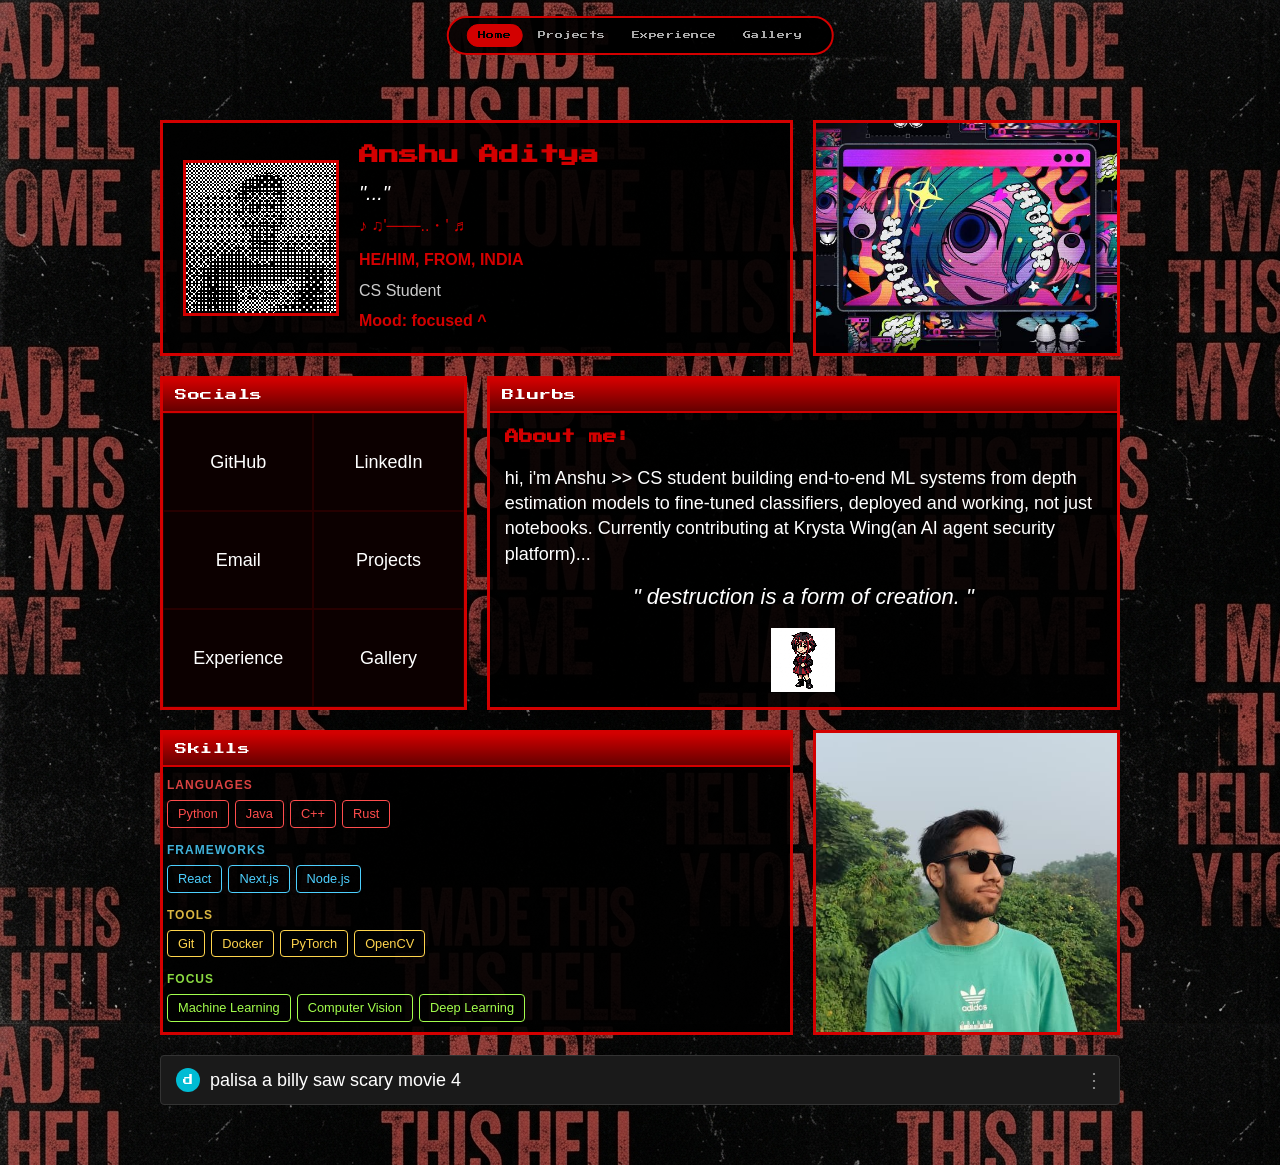
<file: index.html>
<!DOCTYPE html>
<html lang="en">

<head>
  <meta charset="UTF-8">
  <meta name="viewport" content="width=device-width, initial-scale=1.0">
  <title>Anshu .✦.∴.</title>
  <link rel="stylesheet" href="style.css">
</head>

<body>
  <div class="top-navbar">
    <a href="index.html" class="nav-btn active">Home</a>
    <a href="projects.html" class="nav-btn">Projects</a>
    <a href="experience.html" class="nav-btn">Experience</a>
    <a href="gallery.html" class="nav-btn">Gallery</a>
  </div>

  <div class="main-container">
    <div class="bento-grid">

      <div class="bento-item bento-span-2 profile-info-box">
        <div class="profile-info-left">
          <img src="a3.png" alt="Anshu" class="profile-pic">
        </div>
        <div class="profile-info-right">
          <h1 class="profile-name">Anshu Aditya</h1>
          <p class="status-msg">"..."</p>
          <p class="musical-notation">♪ ♫'───..・' ♬</p>
          <p class="user-details">he/him, from, India</p>
          <p class="activity-status">CS Student</p>
          <!-- <p class="views-status">Views: <span id="views">0</span></p> -->
          <p class="mood-status">Mood: focused <span class="mood-heart">^</span></p>
        </div>
      </div>

      <div class="bento-item bento-span-1 bat-box">
        <img src="i1.jpeg" alt="Bat Wing Ornament">
      </div>

      <div class="bento-item bento-span-1 contact-box">
        <div class="box-header">Socials</div>
        <div class="contact-grid">
          <a href="https://github.com/0AnshuAditya0" target="_blank" rel="noreferrer" class="contact-link">GitHub</a>
          <a href="https://www.linkedin.com/in/0anshuaditya/" target="_blank" rel="noreferrer"
            class="contact-link">LinkedIn</a>
          <a href="mailto:0anshuaditya0@gmail.com" class="contact-link">Email</a>
          <a href="projects.html" class="contact-link">Projects</a>
          <a href="experience.html" class="contact-link">Experience</a>
          <a href="gallery.html" class="contact-link">Gallery</a>
        </div>
      </div>

      <div class="bento-item bento-span-2 blurbs-box">
        <div class="box-header">Blurbs</div>
        <div class="box-content">
          <h3 class="sub-header">About me:</h3>
          <p class="about-text">hi, i'm Anshu >> CS student building end-to-end ML systems from depth estimation
            models to fine-tuned classifiers, deployed and working, not just notebooks. Currently contributing at Krysta
            Wing(an AI agent security platform)...</p>
          <blockquote class="quote-text">" destruction is a form of creation. "</blockquote>
          <div class="stamp-container">
            <!-- <img src="vampires_stamp.png" alt="I Support Vampires" class="stamp-img"> -->
            <img src="pixel_character.png" alt="Pixel Art Character" class="pixel-art-mascot">
          </div>
        </div>
      </div>

      <div class="bento-item bento-span-2 skills-box">
        <div class="box-header">Skills</div>
        <div class="box-content">
          <div class="skill-row">
            <span class="skill-label lang">Languages</span>
            <span class="skill-tags">
              <span class="tag lang">Python</span><span class="tag lang">Java</span><span
                class="tag lang">C++</span><span class="tag lang">Rust</span>
            </span>
          </div>
          <div class="skill-row">
            <span class="skill-label fw">Frameworks</span>
            <span class="skill-tags">
              <span class="tag fw">React</span><span class="tag fw">Next.js</span><span class="tag fw">Node.js</span>
            </span>
          </div>
          <div class="skill-row">
            <span class="skill-label tools">Tools</span>
            <span class="skill-tags">
              <span class="tag tools">Git</span><span class="tag tools">Docker</span><span
                class="tag tools">PyTorch</span><span class="tag tools">OpenCV</span>
            </span>
          </div>
          <div class="skill-row">
            <span class="skill-label other">Focus</span>
            <span class="skill-tags">
              <span class="tag other">Machine Learning</span><span class="tag other">Computer Vision</span><span
                class="tag other">Deep Learning</span>
            </span>
          </div>
        </div>
      </div>

      <div class="bento-item bento-span-1 chainsaw-box">
        <img src="a1.jpeg" alt="Chainsaw Logo">
      </div>

      <div class="bento-item bento-span-3 music-player">
        <div class="player-left">
          <span class="player-icon">d</span>
          <span class="song-title">palisa a billy saw scary movie 4</span>
        </div>
        <div class="player-right">
          <span class="menu-dots">⋮</span>
        </div>
      </div>

    </div>
  </div>

  <script src="script.js"></script>
</body>

</html>
</file>
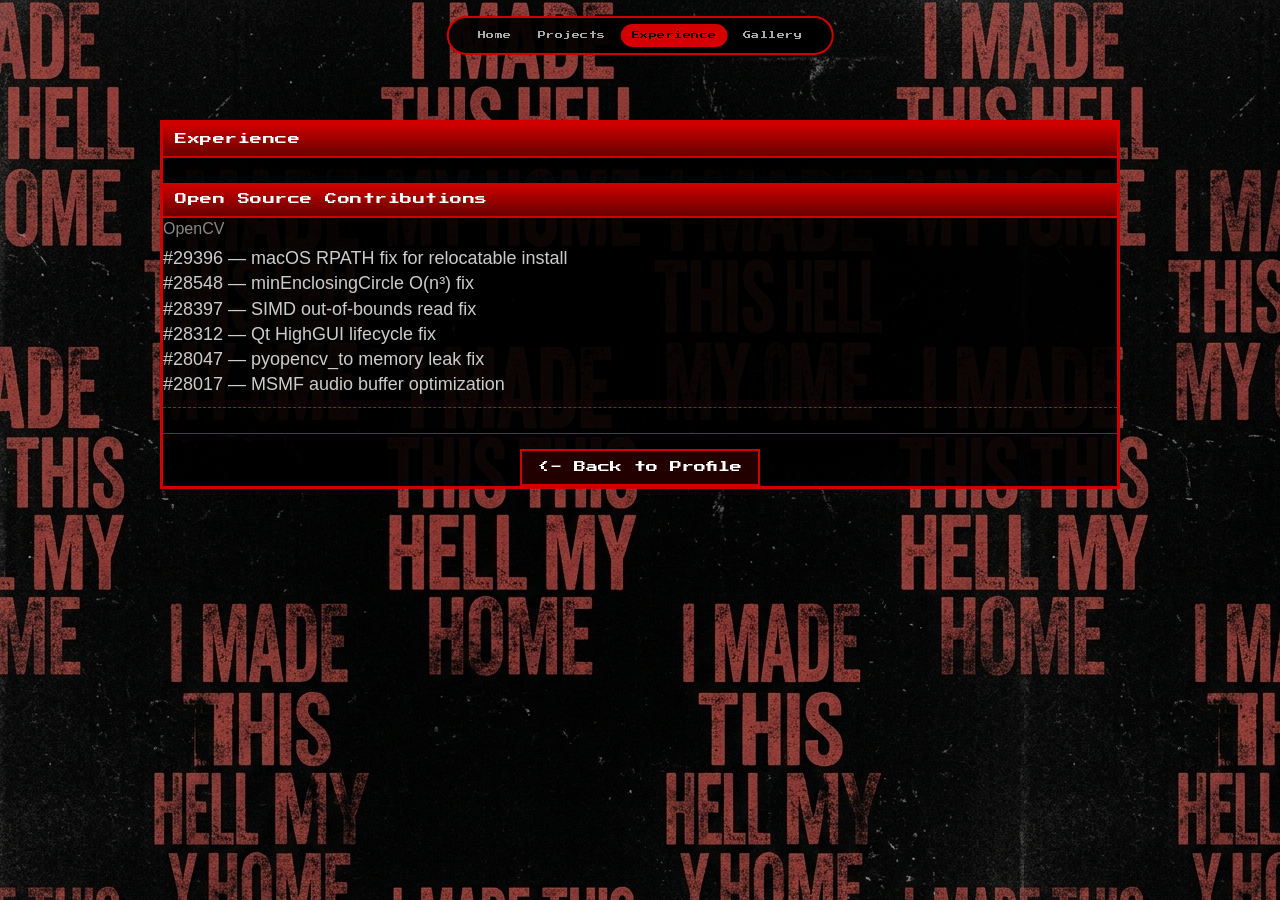
<file: experience.html>
<!DOCTYPE html>
<html lang="en">

<head>
  <meta charset="UTF-8">
  <meta name="viewport" content="width=device-width, initial-scale=1.0">
  <title>Anshu • Experience</title>
  <link rel="stylesheet" href="style.css">
</head>

<body>
  <div class="top-navbar">
    <a href="index.html" class="nav-btn">Home</a>
    <a href="projects.html" class="nav-btn">Projects</a>
    <a href="experience.html" class="nav-btn active">Experience</a>
    <a href="gallery.html" class="nav-btn">Gallery</a>
  </div>

  <div class="main-container">
    <div class="bento-item">
      <div class="box-header">Experience</div>
      
      <br>
      <div class="box-header">Open Source Contributions</div>
      <div class="box-content">
        <div class="job-item">
          <span class="job-meta">OpenCV</span>
          <p class="job-desc">#29396 — macOS RPATH fix for relocatable install</p>
          <p class="job-desc">#28548 — minEnclosingCircle O(n³) fix</p>
          <p class="job-desc">#28397 — SIMD out-of-bounds read fix</p>
          <p class="job-desc">#28312 — Qt HighGUI lifecycle fix</p>
          <p class="job-desc">#28047 — pyopencv_to memory leak fix</p>
          <p class="job-desc">#28017 — MSMF audio buffer optimization</p>
        </div>
        <div class="subpage-nav">
          <a href="index.html" class="back-link">&lt;- Back to Profile</a>
        </div>
      </div>
    </div>
  </div>
</body>

</html>
</file>
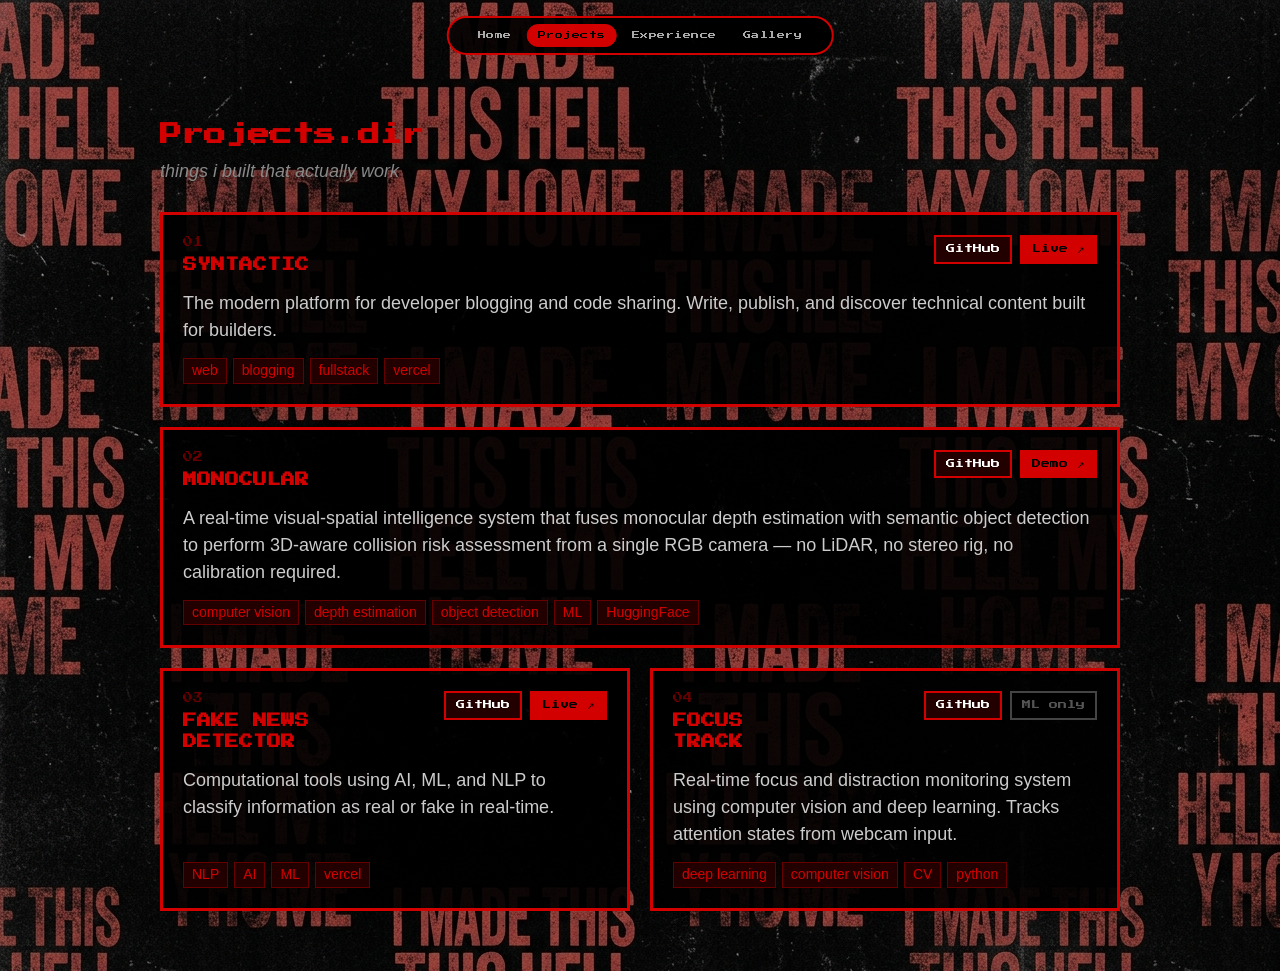
<file: projects.html>
<!DOCTYPE html>
<html lang="en">
<head>
  <meta charset="UTF-8">
  <meta name="viewport" content="width=device-width, initial-scale=1.0">
  <title>Anshu • Projects</title>
  <link rel="stylesheet" href="style.css">
</head>
<body>
  <div class="top-navbar">
    <a href="index.html" class="nav-btn">Home</a>
    <a href="projects.html" class="nav-btn active">Projects</a>
    <a href="experience.html" class="nav-btn">Experience</a>
    <a href="gallery.html" class="nav-btn">Gallery</a>
  </div>

  <div class="main-container">
    <div class="page-header">
      <h1 class="page-title">Projects.dir</h1>
      <p class="page-subtitle">things i built that actually work</p>
    </div>

    <div class="projects-bento">

      <div class="proj-card proj-wide">
        <div class="proj-card-inner">
          <div class="proj-top">
            <div>
              <span class="proj-number">01</span>
              <h2 class="proj-name">SYNTACTIC</h2>
            </div>
            <div class="proj-links">
              <a href="https://github.com/0AnshuAditya0/syntactic" target="_blank" rel="noreferrer" class="proj-link-btn">GitHub</a>
              <a href="https://syntactic.vercel.app" target="_blank" rel="noreferrer" class="proj-link-btn live">Live ↗</a>
            </div>
          </div>
          <p class="proj-desc">The modern platform for developer blogging and code sharing. Write, publish, and discover technical content built for builders.</p>
          <div class="proj-tags">
            <span class="proj-tag">web</span>
            <span class="proj-tag">blogging</span>
            <span class="proj-tag">fullstack</span>
            <span class="proj-tag">vercel</span>
          </div>
        </div>
      </div>

      <div class="proj-card proj-wide">
        <div class="proj-card-inner">
          <div class="proj-top">
            <div>
              <span class="proj-number">02</span>
              <h2 class="proj-name">MONOCULAR</h2>
            </div>
            <div class="proj-links">
              <a href="https://github.com/0AnshuAditya0/monocular" target="_blank" rel="noreferrer" class="proj-link-btn">GitHub</a>
              <a href="https://huggingface.co/spaces/strelizi/monocular-depth-risk" target="_blank" rel="noreferrer" class="proj-link-btn live">Demo ↗</a>
            </div>
          </div>
          <p class="proj-desc">A real-time visual-spatial intelligence system that fuses monocular depth estimation with semantic object detection to perform 3D-aware collision risk assessment from a single RGB camera — no LiDAR, no stereo rig, no calibration required.</p>
          <div class="proj-tags">
            <span class="proj-tag">computer vision</span>
            <span class="proj-tag">depth estimation</span>
            <span class="proj-tag">object detection</span>
            <span class="proj-tag">ML</span>
            <span class="proj-tag">HuggingFace</span>
          </div>
        </div>
      </div>

      <div class="proj-card">
        <div class="proj-card-inner">
          <div class="proj-top">
            <div>
              <span class="proj-number">03</span>
              <h2 class="proj-name">FAKE NEWS<br>DETECTOR</h2>
            </div>
            <div class="proj-links">
              <a href="https://github.com/0AnshuAditya0/fake-news-detector" target="_blank" rel="noreferrer" class="proj-link-btn">GitHub</a>
              <a href="https://fake-newss-phi.vercel.app" target="_blank" rel="noreferrer" class="proj-link-btn live">Live ↗</a>
            </div>
          </div>
          <p class="proj-desc">Computational tools using AI, ML, and NLP to classify information as real or fake in real-time.</p>
          <div class="proj-tags">
            <span class="proj-tag">NLP</span>
            <span class="proj-tag">AI</span>
            <span class="proj-tag">ML</span>
            <span class="proj-tag">vercel</span>
          </div>
        </div>
      </div>

      <div class="proj-card">
        <div class="proj-card-inner">
          <div class="proj-top">
            <div>
              <span class="proj-number">04</span>
              <h2 class="proj-name">FOCUS<br>TRACK</h2>
            </div>
            <div class="proj-links">
              <a href="https://github.com/0AnshuAditya0/focus-track" target="_blank" rel="noreferrer" class="proj-link-btn">GitHub</a>
              <span class="proj-link-btn offline">ML only</span>
            </div>
          </div>
          <p class="proj-desc">Real-time focus and distraction monitoring system using computer vision and deep learning. Tracks attention states from webcam input.</p>
          <div class="proj-tags">
            <span class="proj-tag">deep learning</span>
            <span class="proj-tag">computer vision</span>
            <span class="proj-tag">CV</span>
            <span class="proj-tag">python</span>
          </div>
        </div>
      </div>

    </div>
  </div>
</body>
</html>
</file>
<file: style.css>
@import url('https://fonts.googleapis.com/css2?family=Press+Start+2P&family=Pixelify+Sans:wght@400;700&display=swap');

body {
  margin: 0;
  padding: 0;
  padding-top: 60px;
  background-color: #000;
  background-image: url('gothic_background.png');
  background-repeat: repeat;
  color: #fff;
  font-family: 'Pixelify Sans', monospace;
  font-size: 18px;
  line-height: 1.4;
}

.top-navbar {
  position: fixed;
  top: 16px;
  left: 50%;
  transform: translateX(-50%);
  z-index: 999;
  background-color: rgba(0, 0, 0, 0.92);
  border: 2px solid #d30000;
  border-radius: 999px;
  padding: 6px 18px;
  display: inline-flex;
  gap: 4px;
  white-space: nowrap;
}

.nav-btn {
  font-family: 'Press Start 2P', cursive;
  color: #aaa;
  text-decoration: none;
  font-size: 8px;
  padding: 5px 10px;
  border-radius: 999px;
  border: 1px solid transparent;
  letter-spacing: 0.5px;
}

.nav-btn:hover {
  border-color: #d30000;
  color: #d30000;
}

.nav-btn.active {
  background-color: #d30000;
  color: #000;
  border-color: #d30000;
}

.main-container {
  max-width: 1000px;
  margin: 40px auto;
  padding: 20px;
  box-sizing: border-box;
}

.bento-grid {
  display: grid;
  grid-template-columns: repeat(3, 1fr);
  gap: 20px;
}

.bento-item {
  background-color: rgba(0, 0, 0, 0.9);
  border: 3px solid #d30000;
  box-sizing: border-box;
  overflow: hidden;
}

.bento-span-1 {
  grid-column: span 1;
}

.bento-span-2 {
  grid-column: span 2;
}

.bento-span-3 {
  grid-column: span 3;
}

.profile-info-box {
  display: flex;
  gap: 20px;
  padding: 20px;
  align-items: center;
}

.profile-info-left {
  flex: 0 0 150px;
}

.profile-pic {
  width: 150px;
  height: 150px;
  object-fit: cover;
  border: 3px solid #d30000;
  display: block;
  image-rendering: pixelated;
  image-rendering: crisp-edges;
}

.profile-info-right {
  flex: 1;
}

.profile-name {
  font-family: 'Press Start 2P', cursive;
  color: #d30000;
  font-size: 20px;
  margin: 0 0 12px 0;
  line-height: 1.2;
}

.status-msg {
  font-size: 20px;
  font-style: italic;
  margin: 0 0 8px 0;
  color: #fff;
}

.musical-notation {
  color: #d30000;
  margin: 0 0 12px 0;
  font-size: 16px;
}

.user-details {
  color: #d30000;
  font-weight: bold;
  margin: 0 0 8px 0;
  font-size: 16px;
  text-transform: uppercase;
}

.activity-status,
.views-status {
  margin: 0 0 6px 0;
  color: #ccc;
  font-size: 16px;
}

.mood-status {
  margin: 8px 0 0 0;
  color: #d30000;
  font-weight: bold;
  font-size: 16px;
}

.mood-heart {
  color: #d30000;
}

.bat-box img,
.chainsaw-box img {
  width: 100%;
  height: 100%;
  object-fit: cover;
  display: block;
}

.box-header {
  background: linear-gradient(180deg, #d30000 0%, #660000 100%);
  color: #fff;
  padding: 8px 12px;
  font-family: 'Press Start 2P', cursive;
  font-size: 12px;
  letter-spacing: 0.5px;
  border-bottom: 2px solid #d30000;
}

.contact-grid {
  display: grid;
  grid-template-columns: 1fr 1fr;
  height: calc(100% - 34px);
}

.contact-link {
  color: #fff;
  text-decoration: none;
  padding: 12px;
  font-size: 18px;
  border: 1px solid #260000;
  text-align: center;
  display: flex;
  align-items: center;
  justify-content: center;
  background-color: #0c0000;
}

.contact-link:hover {
  background-color: #d30000;
  color: #000;
  font-weight: bold;
}

.blog-box .box-content,
.blurbs-box .box-content,
.work-box .box-content,
.skills-box .box-content,
.gallery-box .box-content {
  padding: 15px;
}

.project-item {
  margin-bottom: 12px;
  border-bottom: 1px dashed #d30000;
  padding-bottom: 10px;
}

.project-item:last-child {
  border-bottom: none;
  margin-bottom: 0;
  padding-bottom: 0;
}

.project-title {
  font-family: 'Press Start 2P', cursive;
  color: #d30000;
  font-size: 14px;
  margin: 0 0 6px 0;
}

.project-desc {
  margin: 0;
  font-size: 18px;
  color: #ccc;
}

.sub-header {
  font-family: 'Press Start 2P', cursive;
  color: #d30000;
  font-size: 14px;
  margin-top: 0;
  margin-bottom: 10px;
}

.about-text {
  font-size: 18px;
  margin-bottom: 15px;
}

.quote-text {
  font-size: 22px;
  font-style: italic;
  text-align: center;
  color: #fff;
  margin: 15px 0;
}

.stamp-container {
  display: flex;
  justify-content: center;
  align-items: center;
  gap: 20px;
  margin-top: 15px;
}

.stamp-img {
  max-width: 140px;
  height: auto;
}

.pixel-art-mascot {
  max-width: 64px;
  height: auto;
  image-rendering: pixelated;
  image-rendering: crisp-edges;
}

.job-item {
  margin-bottom: 15px;
  border-bottom: 1px dashed #d30000;
  padding-bottom: 10px;
}

.job-item:last-child {
  border-bottom: none;
  margin-bottom: 0;
  padding-bottom: 0;
}

.job-title {
  font-family: 'Press Start 2P', cursive;
  color: #d30000;
  font-size: 14px;
  margin: 0 0 6px 0;
}

.job-meta {
  display: block;
  color: #888;
  font-size: 16px;
  margin-bottom: 6px;
}

.job-desc {
  margin: 0;
  font-size: 18px;
  color: #ccc;
}

.skills-list {
  display: flex;
  flex-wrap: wrap;
  gap: 8px;
}

.skills-list span {
  background-color: #220000;
  border: 1px solid #d30000;
  color: #fff;
  padding: 4px 8px;
  font-size: 16px;
}

.gallery-grid {
  display: grid;
  grid-template-columns: repeat(2, 1fr);
  gap: 10px;
}

.gallery-grid img {
  width: 100%;
  height: auto;
  border: 2px solid #d30000;
  display: block;
}

.music-player {
  background-color: #1a1a1a;
  border: 1px solid #333;
  padding: 10px 15px;
  display: flex;
  justify-content: space-between;
  align-items: center;
  border-radius: 4px;
}

.player-left {
  display: flex;
  align-items: center;
  gap: 10px;
}

.player-icon {
  background-color: #00bcd4;
  color: #fff;
  width: 24px;
  height: 24px;
  border-radius: 50%;
  display: flex;
  align-items: center;
  justify-content: center;
  font-family: 'Press Start 2P', cursive;
  font-size: 10px;
}

.song-title {
  font-size: 18px;
  color: #fff;
}

.player-right {
  color: #888;
  font-size: 20px;
  cursor: pointer;
}

.subpage-nav {
  margin-top: 25px;
  border-top: 1px solid #d30000;
  padding-top: 15px;
  text-align: center;
}

.back-link {
  font-family: 'Press Start 2P', cursive;
  color: #fff;
  font-size: 12px;
  text-decoration: none;
  display: inline-block;
  padding: 8px 16px;
  border: 2px solid #d30000;
  background-color: #220000;
}

.back-link:hover {
  background-color: #d30000;
  color: #000;
  font-weight: bold;
}

.page-header {
  margin-bottom: 28px;
}

.page-title {
  font-family: 'Press Start 2P', cursive;
  color: #d30000;
  font-size: 22px;
  margin: 0 0 8px 0;
}

.page-subtitle {
  font-size: 18px;
  color: #888;
  margin: 0;
  font-style: italic;
}

.projects-bento {
  display: grid;
  grid-template-columns: repeat(2, 1fr);
  gap: 20px;
}

.proj-card {
  background-color: rgba(0, 0, 0, 0.9);
  border: 3px solid #d30000;
  box-sizing: border-box;
}

.proj-wide {
  grid-column: span 2;
}

.proj-card-inner {
  padding: 20px;
  display: flex;
  flex-direction: column;
  gap: 14px;
  height: 100%;
  box-sizing: border-box;
}

.proj-top {
  display: flex;
  justify-content: space-between;
  align-items: flex-start;
  gap: 12px;
}

.proj-number {
  font-family: 'Press Start 2P', cursive;
  font-size: 10px;
  color: #660000;
  display: block;
  margin-bottom: 6px;
}

.proj-name {
  font-family: 'Press Start 2P', cursive;
  color: #d30000;
  font-size: 14px;
  margin: 0;
  line-height: 1.5;
}

.proj-desc {
  font-size: 18px;
  color: #ccc;
  margin: 0;
  flex: 1;
  line-height: 1.5;
}

.proj-links {
  display: flex;
  gap: 8px;
  flex-shrink: 0;
  flex-wrap: wrap;
  justify-content: flex-end;
}

.proj-link-btn {
  font-family: 'Press Start 2P', cursive;
  font-size: 9px;
  text-decoration: none;
  padding: 6px 10px;
  border: 2px solid #d30000;
  color: #fff;
  background-color: #220000;
  white-space: nowrap;
  display: inline-block;
}

.proj-link-btn:hover {
  background-color: #d30000;
  color: #000;
}

.proj-link-btn.live {
  background-color: #d30000;
  color: #000;
}

.proj-link-btn.live:hover {
  background-color: #ff2222;
}

.proj-link-btn.offline {
  border-color: #444;
  color: #555;
  background-color: #000;
  cursor: default;
}

.proj-tags {
  display: flex;
  flex-wrap: wrap;
  gap: 6px;
}

.proj-tag {
  font-size: 14px;
  background-color: #220000;
  border: 1px solid #660000;
  color: #d30000;
  padding: 2px 8px;
}

@media (max-width: 700px) {
  .projects-bento {
    grid-template-columns: 1fr;
  }

  .proj-wide {
    grid-column: span 1;
  }
}

@media (max-width: 900px) {
  .bento-grid {
    grid-template-columns: 1fr;
  }

  .bento-span-2,
  .bento-span-3 {
    grid-column: span 1;
  }

  .profile-info-box {
    flex-direction: column;
    text-align: center;
  }

  .contact-grid {
    height: auto;
  }
}


.skills-box .box-content {
  display: flex;
  flex-direction: column;
  gap: 14px;
  padding: 10px 4px;
}

.skill-row {
  display: flex;
  flex-direction: column;
  gap: 6px;
}

.skill-label {
  font-size: 0.75rem;
  text-transform: uppercase;
  letter-spacing: 1px;
  font-weight: bold;
  opacity: 0.85;
}

.skill-tags {
  display: flex;
  flex-wrap: wrap;
  gap: 6px;
}

.tag {
  padding: 4px 10px;
  border-radius: 4px;
  font-size: 0.8rem;
  font-family: inherit;
  border: 1px solid;
  background: rgba(0, 0, 0, 0.4);
  transition: transform 0.15s ease;
}

.tag:hover {
  transform: translateY(-2px);
}

/* Category color coding */
.lang {
  color: #ff4d4d;
  border-color: #ff4d4d;
}

.fw {
  color: #4dd0ff;
  border-color: #4dd0ff;
}

.tools {
  color: #ffd54d;
  border-color: #ffd54d;
}

.other {
  color: #a3ff4d;
  border-color: #a3ff4d;
}

.skill-label.lang {
  color: #ff4d4d;
}

.skill-label.fw {
  color: #4dd0ff;
}

.skill-label.tools {
  color: #ffd54d;
}

.skill-label.other {
  color: #a3ff4d;
}

body {
  background-color: #000000;
  color: #FFFFFF;
  font-family: 'Inter', sans-serif;
  overflow-x: hidden;
}

.material-symbols-outlined {
  font-variation-settings: 'FILL' 0, 'wght' 400, 'GRAD' 0, 'opsz' 24;
}

.hide-scrollbar::-webkit-scrollbar {
  display: none;
}

.hide-scrollbar {
  -ms-overflow-style: none;
  scrollbar-width: none;
}

.text-outline {
  -webkit-text-stroke: 1px #FFFFFF;
  color: transparent;
}

.swiss-grid {
  display: grid;
  grid-template-columns: repeat(12, 1fr);
  gap: 1rem;
}

@media (max-width: 768px) {
  .swiss-grid {
    grid-template-columns: repeat(4, 1fr);
  }
}

.parallax-target {
  will-change: transform;
}

#opensource td {
  padding: 2rem 1rem !important;
  line-height: 1.6;
}

@media (max-width: 640px) {
  #opensource td {
    padding: 1rem 0.5rem !important;
    font-size: 0.7rem;
  }
}

.project-card {
  border: 1px solid rgba(255, 255, 255, 0.1);
  background: rgba(20, 20, 20, 0.6);
  backdrop-filter: blur(12px);
}

.project-reel {
  display: flex;
  gap: 2rem;
  width: max-content;
  padding-left: 2rem;
}

.reel-1 {
  animation: scroll-left 60s linear infinite;
}

.reel-2 {
  animation: scroll-right 55s linear infinite;
}

@keyframes scroll-left {
  0% {
    transform: translateX(0);
  }

  100% {
    transform: translateX(-50%);
  }
}

@keyframes scroll-right {
  0% {
    transform: translateX(-50%);
  }

  100% {
    transform: translateX(0);
  }
}

.project-card-mini {
  width: 600px;
  height: 400px;
  background: rgba(10, 10, 10, 0.95);
  border: 1px solid rgba(255, 255, 255, 0.05);
  padding: 2.5rem;
  display: flex;
  flex-direction: column;
  justify-content: space-between;
  transition: all 0.4s ease;
  position: relative;
  overflow: hidden;
}

@media (max-width: 768px) {
  .project-card-mini {
    width: 300px;
    height: 250px;
    padding: 1.5rem;
  }

  .project-card-mini h3 {
    font-size: 1.5rem;
  }
}

.project-card-mini:hover {
  border-color: rgba(255, 255, 255, 0.2);
  transform: translateY(-5px);
}

.project-card-mini:hover {
  border-color: rgba(255, 255, 255, 0.3);
  transform: scale(1.02) translateY(-10px);
  box-shadow: 0 40px 100px rgba(0, 0, 0, 0.8);
}

.project-card-mini img {
  position: absolute;
  inset: 0;
  width: 100%;
  height: 100%;
  object-fit: cover;
  opacity: 0.1;
  transition: opacity 0.5s ease, transform 0.8s ease;
  z-index: -1;
}

.project-card-mini:hover img {
  opacity: 0.3;
  transform: scale(1.1);
}

#bg-canvas-container {
  position: fixed;
  top: 0;
  left: 0;
  width: 100vw;
  height: 100vh;
  z-index: -2;
  pointer-events: none;
  background: #000;
}

.liquid-pop {
  animation: pop 0.4s cubic-bezier(0.175, 0.885, 0.32, 1.275);
}

@keyframes pop {
  0% {
    transform: scale(0.8);
    opacity: 0;
  }

  100% {
    transform: scale(1);
    opacity: 1;
  }
}
</file>
